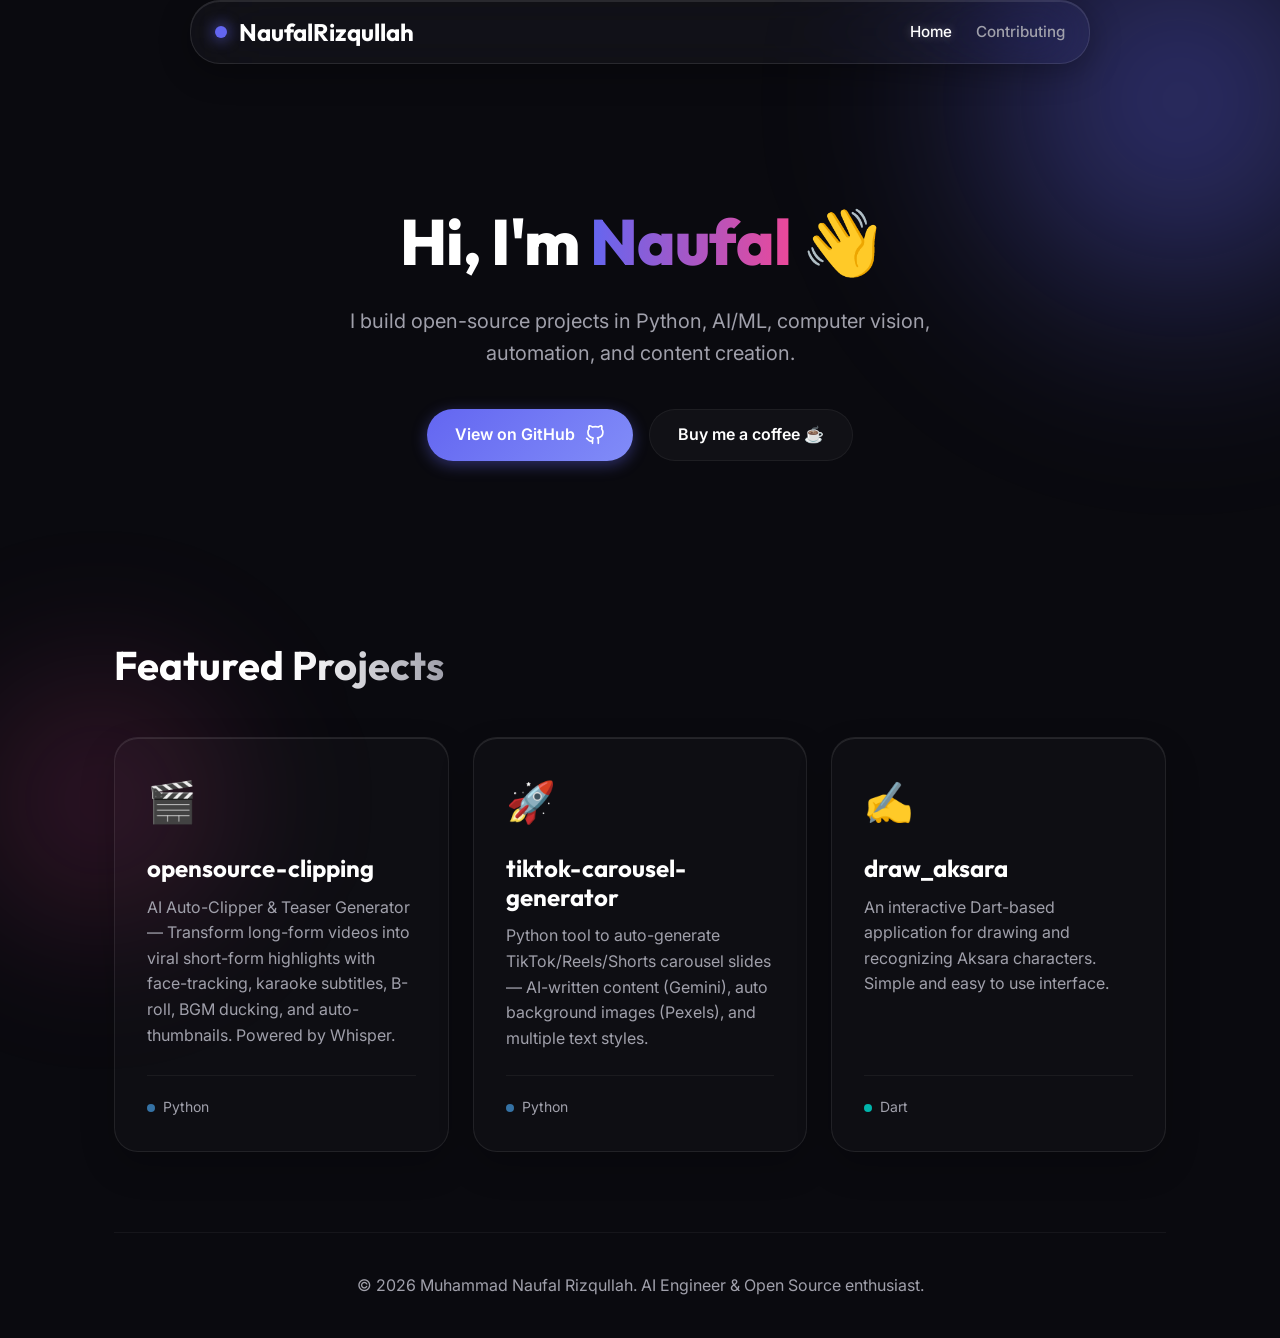
<file: index.html>
<!DOCTYPE html>
<html lang="en">

<head>
  <meta charset="UTF-8">
  <meta name="viewport" content="width=device-width, initial-scale=1.0">
  <title>Muhammad Naufal Rizqullah | Portfolio</title>
  <meta name="description"
    content="Personal portfolio of Muhammad Naufal Rizqullah — building open-source projects in Python, AI/ML, computer vision, automation, and content creation.">
  <link rel="stylesheet" href="assets/css/style.css">
</head>

<body>
  <!-- Ambient Background -->
  <div class="bg-glow"></div>
  <div class="bg-glow-2"></div>

  <custom-navbar base-path="" active-page="home"></custom-navbar>

  <div class="container">

    <main>
      <!-- Hero Section -->
      <section class="hero fade-in-up delay-1">
        <h1>Hi, I'm <span class="text-accent">Naufal</span> 👋</h1>
        <p>I build open-source projects in Python, AI/ML, computer vision, automation, and content creation.</p>
        <div class="hero-actions">
          <a href="https://github.com/NaufalRizqullah" target="_blank" class="btn btn-primary">
            View on GitHub
            <svg width="20" height="20" viewBox="0 0 24 24" fill="none" stroke="currentColor" stroke-width="2"
              stroke-linecap="round" stroke-linejoin="round">
              <path
                d="M9 19c-5 1.5-5-2.5-7-3m14 6v-3.87a3.37 3.37 0 0 0-.94-2.61c3.14-.35 6.44-1.54 6.44-7A5.44 5.44 0 0 0 20 4.77 5.07 5.07 0 0 0 19.91 1S18.73.65 16 2.48a13.38 13.38 0 0 0-7 0C6.27.65 5.09 1 5.09 1A5.07 5.07 0 0 0 5 4.77a5.44 5.44 0 0 0-1.5 3.78c0 5.42 3.3 6.61 6.44 7A3.37 3.37 0 0 0 9 18.13V22">
              </path>
            </svg>
          </a>
          <a href="pages/contributing/index.html" class="btn btn-glass">Buy me a coffee ☕</a>
        </div>
      </section>

      <!-- Featured Projects -->
      <section class="projects-section fade-in-up delay-2">
        <div class="section-header">
          <h2 class="section-title">Featured <span class="text-gradient">Projects</span></h2>
        </div>

        <div class="grid">
          <!-- Project 1 -->
          <a href="https://github.com/NaufalRizqullah/opensource-clipping" target="_blank"
            style="text-decoration: none; color: inherit;">
            <div class="glass-card project-card">
              <div class="project-icon">🎬</div>
              <h3 class="project-title">opensource-clipping</h3>
              <p class="project-desc">AI Auto-Clipper & Teaser Generator — Transform long-form videos into viral
                short-form highlights with face-tracking, karaoke subtitles, B-roll, BGM ducking, and auto-thumbnails.
                Powered by Whisper.</p>
              <div class="project-meta">
                <span class="project-lang">
                  <span class="lang-dot lang-python"></span> Python
                </span>
              </div>
            </div>
          </a>

          <!-- Project 2 -->
          <a href="https://github.com/NaufalRizqullah/tiktok-carousel-generator" target="_blank"
            style="text-decoration: none; color: inherit;">
            <div class="glass-card project-card">
              <div class="project-icon">🚀</div>
              <h3 class="project-title">tiktok-carousel-generator</h3>
              <p class="project-desc">Python tool to auto-generate TikTok/Reels/Shorts carousel slides — AI-written
                content (Gemini), auto background images (Pexels), and multiple text styles.</p>
              <div class="project-meta">
                <span class="project-lang">
                  <span class="lang-dot lang-python"></span> Python
                </span>
              </div>
            </div>
          </a>

          <!-- Project 3 -->
          <a href="https://github.com/NaufalRizqullah/draw_aksara" target="_blank"
            style="text-decoration: none; color: inherit;">
            <div class="glass-card project-card">
              <div class="project-icon">✍️</div>
              <h3 class="project-title">draw_aksara</h3>
              <p class="project-desc">An interactive Dart-based application for drawing and recognizing Aksara
                characters. Simple and easy to use interface.</p>
              <div class="project-meta">
                <span class="project-lang">
                  <span class="lang-dot lang-dart"></span> Dart
                </span>
              </div>
            </div>
          </a>
        </div>
      </section>
    </main>

    <custom-footer></custom-footer>
  </div>
  <script src="assets/js/components/navbar.js"></script>
  <script src="assets/js/components/footer.js"></script>
  <script src="assets/js/main.js"></script>
</body>

</html>
</file>
<file: assets/css/style.css>
@import url('https://fonts.googleapis.com/css2?family=Inter:wght@300;400;600;800&family=Outfit:wght@400;700&display=swap');

:root {
  --bg-primary: #0a0a0f;
  --bg-secondary: #12121a;
  --text-primary: #ffffff;
  --text-secondary: #a0a0ab;
  --accent-color: #6366f1;
  --accent-glow: rgba(99, 102, 241, 0.5);
  --glass-bg: rgba(255, 255, 255, 0.03);
  --glass-border: rgba(255, 255, 255, 0.05);
  --glass-shadow: 0 8px 32px 0 rgba(0, 0, 0, 0.37);
}

* {
  box-sizing: border-box;
  margin: 0;
  padding: 0;
}

body {
  font-family: 'Inter', sans-serif;
  background-color: var(--bg-primary);
  color: var(--text-primary);
  line-height: 1.6;
  min-height: 100vh;
  display: flex;
  flex-direction: column;
  overflow-x: hidden;
}

/* Background effects */
.bg-glow {
  position: fixed;
  width: 600px;
  height: 600px;
  background: radial-gradient(circle, var(--accent-glow) 0%, rgba(10, 10, 15, 0) 70%);
  top: -200px;
  right: -200px;
  border-radius: 50%;
  z-index: -1;
  filter: blur(80px);
  animation: pulse 10s infinite alternate;
}

.bg-glow-2 {
  position: fixed;
  width: 400px;
  height: 400px;
  background: radial-gradient(circle, rgba(236, 72, 153, 0.2) 0%, rgba(10, 10, 15, 0) 70%);
  bottom: -100px;
  left: -100px;
  border-radius: 50%;
  z-index: -1;
  filter: blur(60px);
}

@keyframes pulse {
  0% { transform: scale(1); opacity: 0.6; }
  100% { transform: scale(1.2); opacity: 1; }
}

/* Layout */
.container {
  width: 100%;
  max-width: 1100px;
  margin: 0 auto;
  padding: 0 24px;
}

.glass-nav {
  position: sticky;
  top: 20px;
  z-index: 1000;
  background: rgba(255, 255, 255, 0.03);
  backdrop-filter: blur(40px) saturate(180%);
  -webkit-backdrop-filter: blur(40px) saturate(180%);
  border: 1px solid rgba(255, 255, 255, 0.1);
  border-radius: 30px;
  margin: 0 auto 40px;
  max-width: 900px;
  width: calc(100% - 48px);
  padding: 12px 24px;
  box-shadow: 0 8px 32px 0 rgba(0, 0, 0, 0.3), inset 0 1px 0 rgba(255, 255, 255, 0.1);
}

.nav-container {
  display: flex;
  justify-content: space-between;
  align-items: center;
}

.nav-links {
  display: flex;
  gap: 24px;
  align-items: center;
}

.nav-link {
  color: var(--text-secondary);
  text-decoration: none;
  font-weight: 500;
  font-size: 0.95rem;
  transition: all 0.3s ease;
}

.nav-link:hover, .nav-link.active {
  color: var(--text-primary);
  text-shadow: 0 0 10px rgba(255, 255, 255, 0.3);
}

.desktop-nav {
  display: flex;
}

.mobile-menu-btn {
  display: none;
  background: none;
  border: none;
  color: var(--text-secondary);
  cursor: pointer;
  padding: 0;
  margin-right: 12px;
  align-items: center;
  justify-content: center;
}

.mobile-menu-btn:hover {
  color: var(--text-primary);
}

.mobile-menu-btn svg {
  width: 24px;
  height: 24px;
}

.mobile-menu {
  display: none;
  position: absolute;
  top: 100%;
  left: 0;
  width: 100%;
  background: rgba(18, 18, 26, 0.95);
  backdrop-filter: blur(20px);
  -webkit-backdrop-filter: blur(20px);
  border: 1px solid rgba(255, 255, 255, 0.1);
  border-radius: 16px;
  padding: 16px;
  margin-top: 16px;
  flex-direction: column;
  gap: 12px;
  box-shadow: 0 10px 40px rgba(0, 0, 0, 0.5);
  z-index: 50;
  box-sizing: border-box;
}

.mobile-menu.active {
  display: flex;
}

.mobile-menu .nav-link {
  display: block;
  width: 100%;
  padding: 8px 0;
}

.logo {
  font-family: 'Outfit', sans-serif;
  font-size: 1.5rem;
  font-weight: 700;
  text-decoration: none;
  color: var(--text-primary);
  display: flex;
  align-items: center;
  gap: 12px;
}

.logo-dot {
  width: 12px;
  height: 12px;
  background-color: var(--accent-color);
  border-radius: 50%;
  box-shadow: 0 0 15px var(--accent-color);
}

/* Typography */
h1, h2, h3 {
  font-family: 'Outfit', sans-serif;
  line-height: 1.2;
}

.text-gradient {
  background: linear-gradient(90deg, #fff, #a0a0ab);
  -webkit-background-clip: text;
  -webkit-text-fill-color: transparent;
  background-clip: text;
}

.text-accent {
  background: linear-gradient(90deg, #6366f1, #ec4899);
  -webkit-background-clip: text;
  -webkit-text-fill-color: transparent;
  background-clip: text;
}

/* Buttons */
.btn {
  display: inline-flex;
  align-items: center;
  justify-content: center;
  padding: 12px 28px;
  border-radius: 30px;
  font-weight: 600;
  text-decoration: none;
  transition: all 0.3s ease;
  gap: 10px;
  border: none;
  cursor: pointer;
  font-family: 'Inter', sans-serif;
}

.btn-primary {
  background: linear-gradient(135deg, var(--accent-color), #818cf8);
  color: white;
  box-shadow: 0 4px 15px rgba(99, 102, 241, 0.4);
}

.btn-primary:hover {
  transform: translateY(-2px);
  box-shadow: 0 8px 25px rgba(99, 102, 241, 0.6);
}

.btn-glass {
  background: var(--glass-bg);
  border: 1px solid var(--glass-border);
  color: var(--text-primary);
  backdrop-filter: blur(10px);
}

.btn-glass:hover {
  background: rgba(255, 255, 255, 0.08);
  transform: translateY(-2px);
}

/* Glassmorphism Cards */
.glass-card {
  background: rgba(255, 255, 255, 0.02);
  backdrop-filter: blur(30px) saturate(150%);
  -webkit-backdrop-filter: blur(30px) saturate(150%);
  border: 1px solid rgba(255, 255, 255, 0.08);
  border-radius: 24px;
  padding: 32px;
  box-shadow: 0 15px 35px rgba(0, 0, 0, 0.2), inset 0 1px 0 rgba(255, 255, 255, 0.1);
  transition: all 0.4s cubic-bezier(0.175, 0.885, 0.32, 1.275);
}

.glass-card:hover {
  transform: translateY(-10px);
  border-color: rgba(255, 255, 255, 0.2);
  background: rgba(255, 255, 255, 0.05);
  box-shadow: 0 20px 40px rgba(0, 0, 0, 0.3), inset 0 1px 0 rgba(255, 255, 255, 0.2);
}

/* Hero Section */
.hero {
  padding: 100px 0;
  text-align: center;
  display: flex;
  flex-direction: column;
  align-items: center;
  gap: 24px;
}

.hero h1 {
  font-size: 4rem;
  font-weight: 800;
  letter-spacing: -1px;
}

.hero p {
  font-size: 1.25rem;
  color: var(--text-secondary);
  max-width: 600px;
}

.hero-actions {
  display: flex;
  gap: 16px;
  margin-top: 16px;
}

/* Projects Grid */
.projects-section {
  padding: 80px 0;
}

.section-header {
  margin-bottom: 48px;
  display: flex;
  justify-content: space-between;
  align-items: flex-end;
}

.section-title {
  font-size: 2.5rem;
}

.grid {
  display: grid;
  grid-template-columns: repeat(auto-fill, minmax(320px, 1fr));
  gap: 24px;
}

.project-card {
  display: flex;
  flex-direction: column;
  height: 100%;
}

.project-icon {
  font-size: 2.5rem;
  margin-bottom: 20px;
}

.project-title {
  font-size: 1.5rem;
  margin-bottom: 12px;
}

.project-desc {
  color: var(--text-secondary);
  margin-bottom: 24px;
  flex-grow: 1;
}

.project-meta {
  display: flex;
  justify-content: space-between;
  align-items: center;
  padding-top: 20px;
  border-top: 1px solid var(--glass-border);
}

.project-lang {
  display: flex;
  align-items: center;
  gap: 8px;
  font-size: 0.875rem;
  color: var(--text-secondary);
}

.lang-dot {
  width: 8px;
  height: 8px;
  border-radius: 50%;
}

.lang-python { background-color: #3572A5; }
.lang-dart { background-color: #00B4AB; }

/* Support & Contributing */
.support-section {
  padding: 80px 0;
  text-align: center;
  max-width: 800px;
  margin: 0 auto;
}

.support-desc {
  font-size: 1.25rem;
  color: var(--text-secondary);
  margin-bottom: 48px;
}

.donation-grid {
  display: grid;
  grid-template-columns: repeat(auto-fit, minmax(280px, 1fr));
  gap: 24px;
}

.donation-card {
  display: flex;
  flex-direction: column;
  align-items: center;
  text-align: center;
  text-decoration: none;
  color: var(--text-primary);
  gap: 16px;
}

.donation-card img {
  width: 100px;
  height: 100px;
  object-fit: contain;
  border-radius: 20px;
  margin-bottom: 8px;
  transition: transform 0.3s ease;
}

.donation-card:hover img {
  transform: scale(1.1) rotate(5deg);
}

.donation-card h3 {
  font-size: 1.5rem;
}

.donation-card p {
  color: var(--text-secondary);
  font-size: 0.95rem;
}

/* Footer */
footer {
  margin-top: auto;
  padding: 40px 0;
  text-align: center;
  border-top: 1px solid var(--glass-border);
  color: var(--text-secondary);
}

/* Animations */
.fade-in-up {
  animation: fadeInUp 0.8s ease forwards;
  opacity: 0;
  transform: translateY(20px);
}

.delay-1 { animation-delay: 0.1s; }
.delay-2 { animation-delay: 0.2s; }
.delay-3 { animation-delay: 0.3s; }

@keyframes fadeInUp {
  to {
    opacity: 1;
    transform: translateY(0);
  }
}

/* Responsive */
@media (max-width: 768px) {
  .hero h1 {
    font-size: 2.5rem;
  }
  .hero-actions {
    flex-direction: column;
    width: 100%;
    max-width: 300px;
  }
  
  /* Navbar Responsive overrides */
  .desktop-nav {
    display: none !important;
  }
  .mobile-menu-btn {
    display: flex !important;
  }
  .logo-dot {
    display: none !important;
  }
}
</file>
